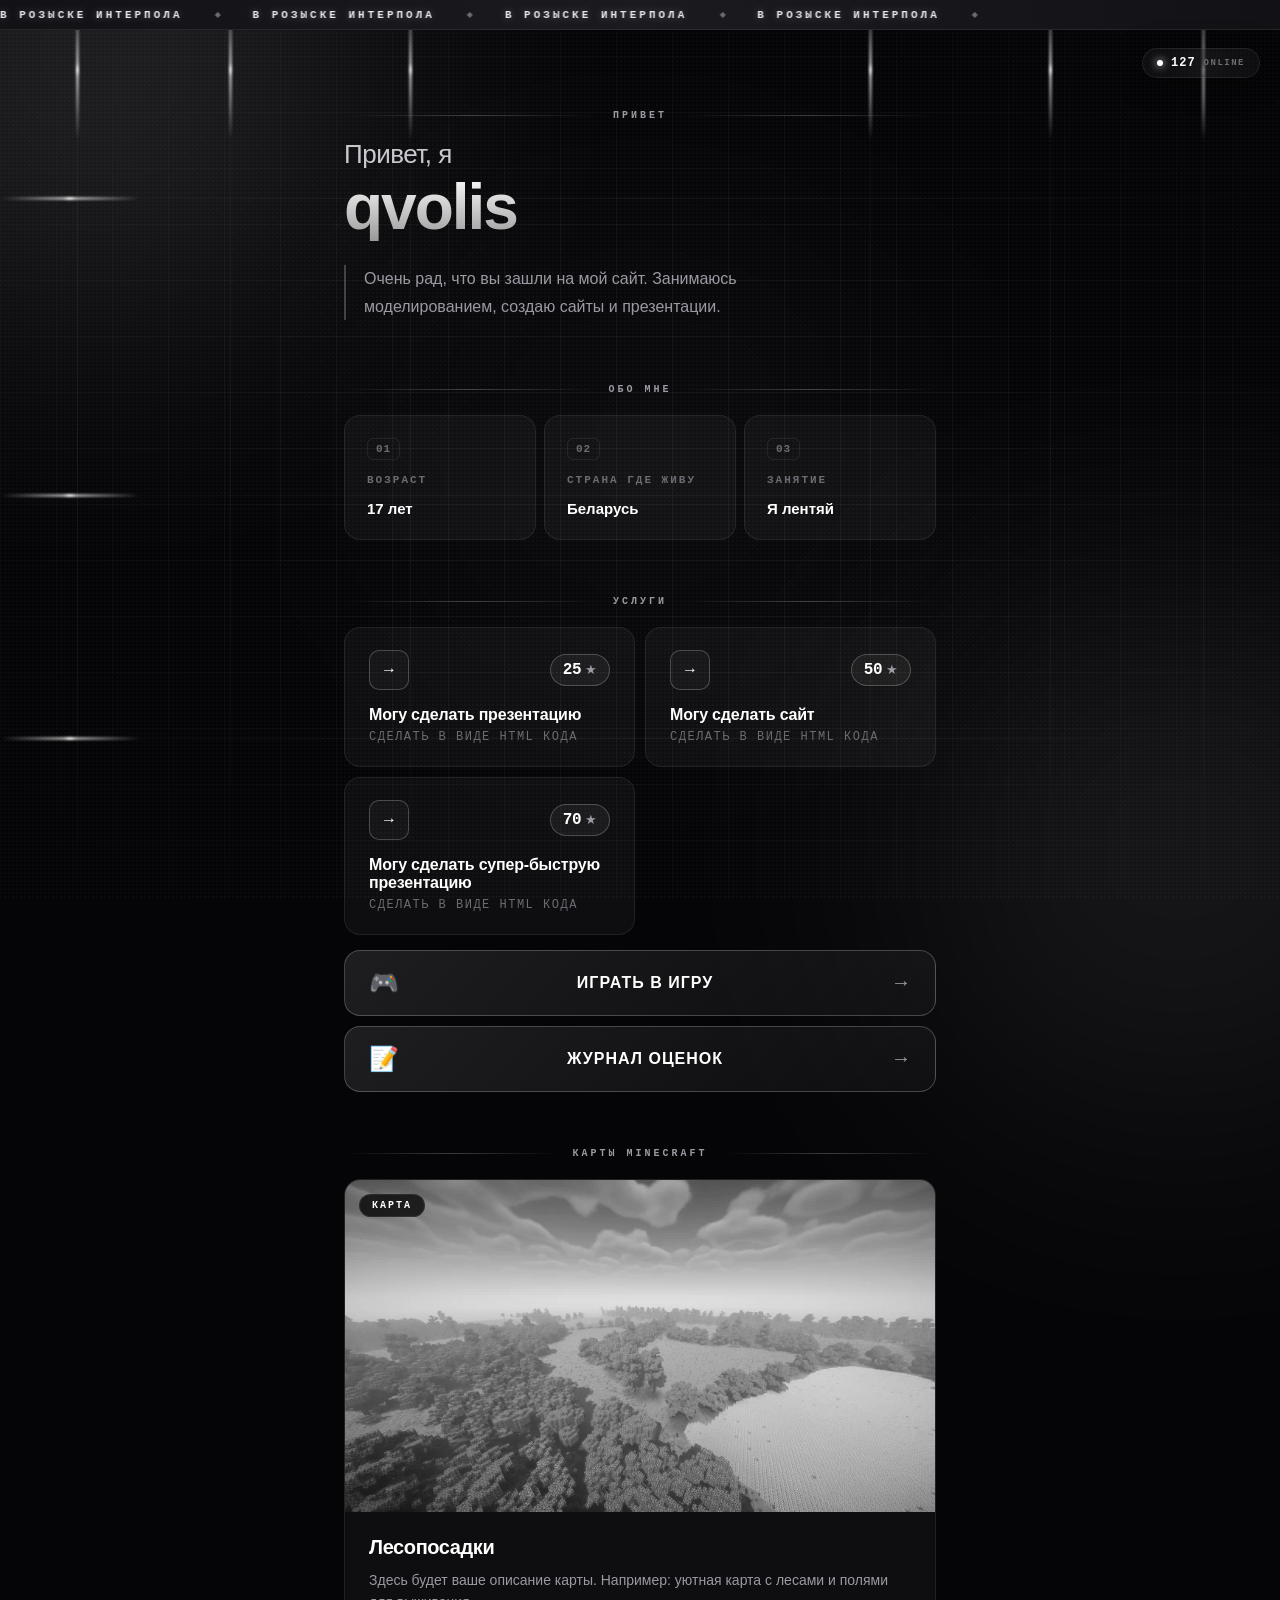
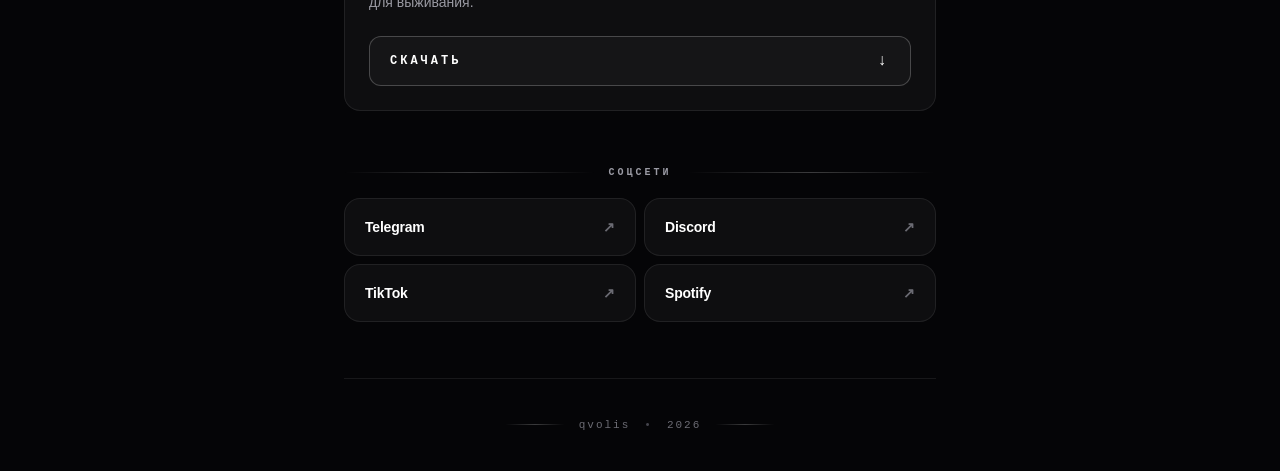
<file: index.html>
<!DOCTYPE html>
<html lang="ru">
<head>
    <meta charset="UTF-8">
    <meta name="viewport" content="width=device-width, initial-scale=1.0">
    <title>qvolis</title>
    <link rel="stylesheet" href="style.css">
    <script src="https://telegram.org/js/telegram-web-app.js"></script>
</head>
<body>
    <!-- ФОНОВЫЕ СЛОИ -->
    <div class="grid-bg"></div>
    <div class="noise"></div>
    <div class="glow glow-1"></div>
    <div class="glow glow-2"></div>
    <div class="glow glow-3"></div>

    <!-- ВЕНЫ С ИМПУЛЬСАМИ -->
    <div class="veins">
        <div class="vein vein-v" style="left: 6%;  --delay: 0s;"></div>
        <div class="vein vein-v" style="left: 18%; --delay: 2.4s;"></div>
        <div class="vein vein-v" style="left: 32%; --delay: 1.2s;"></div>
        <div class="vein vein-v" style="left: 68%; --delay: 3.6s;"></div>
        <div class="vein vein-v" style="left: 82%; --delay: 0.8s;"></div>
        <div class="vein vein-v" style="left: 94%; --delay: 2.0s;"></div>
        <div class="vein vein-h" style="top: 22%; --delay: 1.5s;"></div>
        <div class="vein vein-h" style="top: 55%; --delay: 4.5s;"></div>
        <div class="vein vein-h" style="top: 82%; --delay: 3.0s;"></div>
    </div>

    <!-- БЕГУЩАЯ НАДПИСЬ -->
    <div class="wanted-stripe">
        <div class="wanted-track">
            <span class="wanted">В РОЗЫСКЕ ИНТЕРПОЛА</span>
            <span class="wanted-sep">◆</span>
            <span class="wanted">В РОЗЫСКЕ ИНТЕРПОЛА</span>
            <span class="wanted-sep">◆</span>
            <span class="wanted">В РОЗЫСКЕ ИНТЕРПОЛА</span>
            <span class="wanted-sep">◆</span>
            <span class="wanted">В РОЗЫСКЕ ИНТЕРПОЛА</span>
            <span class="wanted-sep">◆</span>
        </div>
    </div>

    <!-- СЧЁТЧИК -->
    <div class="visit-counter">
        <span class="dot"></span>
        <span>127</span>
        <span class="counter-label">ONLINE</span>
    </div>

    <div class="container">
        <!-- ГЛАВНЫЙ ЭКРАН -->
        <section class="hero">
            <div class="section-label">
                <span class="label-line"></span>
                <span>ПРИВЕТ</span>
                <span class="label-line"></span>
            </div>
            <h1 class="hero-title">
                <span class="hero-line">Привет, я</span>
                <span class="hero-line hero-name">qvolis</span>
            </h1>
            <p class="hero-sub">
                Очень рад, что вы зашли на мой сайт. Занимаюсь моделированием,
                создаю сайты и презентации.
            </p>
        </section>

        <!-- ОБО МНЕ -->
        <section class="section">
            <div class="section-label">
                <span class="label-line"></span>
                <span>ОБО МНЕ</span>
                <span class="label-line"></span>
            </div>
            <div class="info-grid">
                <div class="info-card">
                    <span class="info-icon">01</span>
                    <span class="info-label">ВОЗРАСТ</span>
                    <span class="info-value">17 лет</span>
                </div>
                <div class="info-card">
                    <span class="info-icon">02</span>
                    <span class="info-label">СТРАНА ГДЕ ЖИВУ</span>
                    <span class="info-value">Беларусь</span>
                </div>
                <div class="info-card">
                    <span class="info-icon">03</span>
                    <span class="info-label">ЗАНЯТИЕ</span>
                    <span class="info-value">Я лентяй</span>
                </div>
            </div>
        </section>

        <!-- УСЛУГИ -->
        <section class="section">
            <div class="section-label">
                <span class="label-line"></span>
                <span>УСЛУГИ</span>
                <span class="label-line"></span>
            </div>

            <div class="services-grid">
                <a href="https://t.me/qvolis_shop_bot" class="service-card" target="_blank">
                    <div class="service-header">
                        <div class="service-icon">→</div>
                        <div class="service-price">
                            <span class="price-value">25</span>
                            <span class="price-star">★</span>
                        </div>
                    </div>
                    <div class="service-title">Могу сделать презентацию</div>
                    <div class="service-subtitle">Сделать в виде HTML кода</div>
                    <div class="service-arrow">↗</div>
                </a>

                <a href="https://t.me/qvolis_shop_bot" class="service-card" target="_blank">
                    <div class="service-header">
                        <div class="service-icon">→</div>
                        <div class="service-price">
                            <span class="price-value">50</span>
                            <span class="price-star">★</span>
                        </div>
                    </div>
                    <div class="service-title">Могу сделать сайт</div>
                    <div class="service-subtitle">Сделать в виде HTML кода</div>
                    <div class="service-arrow">↗</div>
                </a>

                <a href="https://t.me/qvolis_shop_bot" class="service-card" target="_blank">
                    <div class="service-header">
                        <div class="service-icon">→</div>
                        <div class="service-price">
                            <span class="price-value">70</span>
                            <span class="price-star">★</span>
                        </div>
                    </div>
                    <div class="service-title">Могу сделать супер-быструю презентацию</div>
                    <div class="service-subtitle">Сделать в виде HTML кода</div>
                    <div class="service-arrow">↗</div>
                </a>
            </div>

            <!-- КНОПКА ИГРАТЬ В ИГРУ -->
            <a href="https://qvolis.github.io/bio/game.html" class="play-game-btn" target="_blank">
                <span class="play-icon">🎮</span>
                <span class="play-text">Играть в игру</span>
                <span class="play-arrow">→</span>
            </a>

            <!-- КНОПКА ЖУРНАЛ ОЦЕНОК -->
            <a href="https://qvolis.github.io/bio/grades.html" class="play-game-btn" style="margin-top: 10px;" target="_blank">
                <span class="play-icon">📝</span>
                <span class="play-text">Журнал оценок</span>
                <span class="play-arrow">→</span>
            </a>
        </section>

        <!-- КАРТЫ MINECRAFT -->
        <section class="section">
            <div class="section-label">
                <span class="label-line"></span>
                <span>КАРТЫ MINECRAFT</span>
                <span class="label-line"></span>
            </div>
            <div class="map-card">
                <div class="map-image-wrap">
                    <img src="map1.webp" alt="Скриншот карты Лесопосадки" class="map-image">
                    <div class="image-scan"></div>
                    <div class="map-tag">КАРТА</div>
                </div>
                <div class="map-body">
                    <h3>Лесопосадки</h3>
                    <p>Здесь будет ваше описание карты. Например: уютная карта с лесами и полями для выживания.</p>
                    <a href="#" class="download-btn" target="_blank">
                        <span>СКАЧАТЬ</span>
                        <span class="download-arrow">↓</span>
                    </a>
                </div>
            </div>
        </section>

        <!-- СОЦСЕТИ -->
        <section class="section">
            <div class="section-label">
                <span class="label-line"></span>
                <span>СОЦСЕТИ</span>
                <span class="label-line"></span>
            </div>
            <div class="social-grid">
                <a href="https://t.me/log0voas" class="social-card" target="_blank">
                    <span class="social-name">Telegram</span>
                    <span class="social-arrow">↗</span>
                </a>
                <a href="https://discord.gg/s5s2uu9j" class="social-card" target="_blank">
                    <span class="social-name">Discord</span>
                    <span class="social-arrow">↗</span>
                </a>
                <!-- НОВАЯ ССЫЛКА НА TIKTOK ТУТ -->
                <a href="https://www.tiktok.com/@qvo1is?_r=1&_t=ZP-9AudJjHbCtL" class="social-card" target="_blank">
                    <span class="social-name">TikTok</span>
                    <span class="social-arrow">↗</span>
                </a>
                <a href="https://open.spotify.com/user/31n6vi5csy6qyvwcrvzvtqoil5ge?si=YVboFvieSAmZfcFbPXDnzA&utm_source=copy-link" class="social-card" target="_blank">
                    <span class="social-name">Spotify</span>
                    <span class="social-arrow">↗</span>
                </a>
            </div>
        </section>

        <!-- ФУТЕР -->
        <footer class="footer">
            <span class="footer-line"></span>
            <span class="footer-text">qvolis</span>
            <span class="footer-dot">•</span>
            <span class="footer-text">2026</span>
            <span class="footer-line"></span>
        </footer>
    </div>
    <script src="app.js"></script>
</body>
</html>
</file>
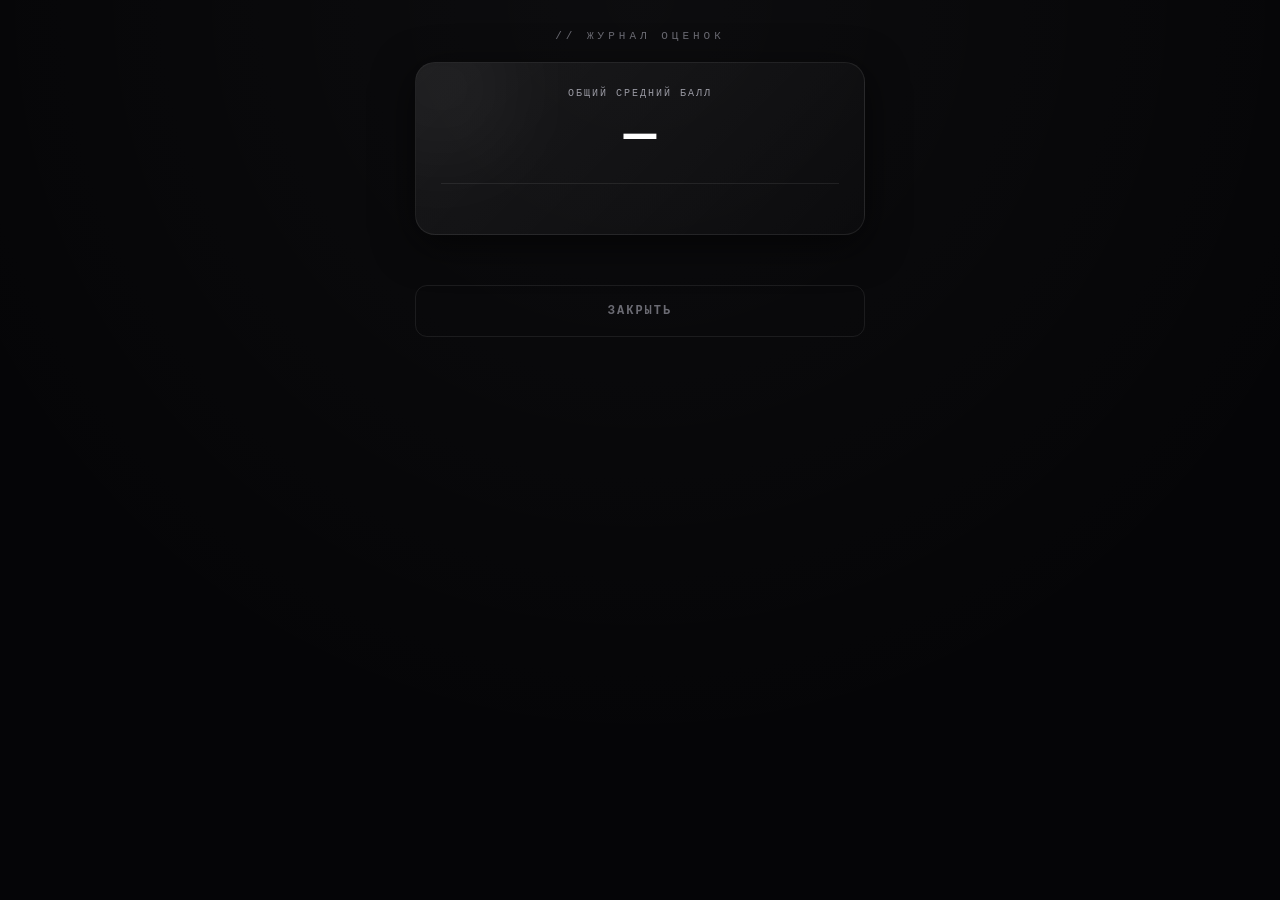
<file: grades.html>
<!DOCTYPE html>
<html lang="ru">
<head>
    <meta charset="UTF-8">
    <meta name="viewport" content="width=device-width, initial-scale=1.0, maximum-scale=1.0, user-scalable=no">
    <title>Журнал Оценок</title>
    <script src="https://telegram.org/js/telegram-web-app.js"></script>
    <style>
        :root {
            --bg: #050507;
            --glass: rgba(255, 255, 255, 0.03);
            --glass-hover: rgba(255, 255, 255, 0.06);
            --border: rgba(255, 255, 255, 0.08);
            --border-hover: rgba(255, 255, 255, 0.25);
            --white: #ffffff;
            --gray-300: #9a9aa3;
            --gray-400: #6b6b73;
            --mono: 'JetBrains Mono', 'Courier New', monospace;
        }

        * { box-sizing: border-box; margin: 0; padding: 0; }

        body {
            font-family: -apple-system, BlinkMacSystemFont, "Segoe UI", Roboto, sans-serif;
            background-color: var(--bg);
            color: var(--white);
            min-height: 100vh;
            padding: 20px;
            display: flex;
            flex-direction: column;
            align-items: center;
            /* Красивый фон */
            background-image: radial-gradient(circle at 50% 0%, rgba(255,255,255,0.03) 0%, transparent 70%);
        }

        .app-container {
            width: 100%;
            max-width: 450px;
            display: flex;
            flex-direction: column;
            gap: 20px;
        }

        .header {
            text-align: center;
            font-family: var(--mono);
            font-size: 11px;
            letter-spacing: 4px;
            color: var(--gray-400);
            text-transform: uppercase;
            margin-top: 10px;
        }

        /* ==================== ПАНЕЛЬ ИТОГОВ (СВЕРХУ) ==================== */
        .dashboard {
            background: linear-gradient(135deg, rgba(255, 255, 255, 0.06), rgba(255, 255, 255, 0.01));
            border: 1px solid var(--border);
            border-radius: 20px;
            padding: 25px;
            position: relative;
            overflow: hidden;
            box-shadow: 0 10px 40px rgba(0, 0, 0, 0.6);
        }

        /* Свечение на фоне панели */
        .dashboard::before {
            content: '';
            position: absolute;
            top: -50px; left: -50px;
            width: 150px; height: 150px;
            background: rgba(255, 255, 255, 0.05);
            filter: blur(50px);
            border-radius: 50%;
            pointer-events: none;
        }

        .overall-score-container {
            text-align: center;
            margin-bottom: 25px;
            padding-bottom: 20px;
            border-bottom: 1px solid var(--border);
        }

        .overall-label {
            font-family: var(--mono);
            font-size: 10px;
            letter-spacing: 2px;
            color: var(--gray-300);
            text-transform: uppercase;
            margin-bottom: 10px;
        }

        .overall-score {
            font-family: var(--mono);
            font-size: 54px;
            font-weight: 800;
            line-height: 1;
            transition: color 0.4s, text-shadow 0.4s;
        }

        .summary-list {
            display: flex;
            flex-direction: column;
            gap: 10px;
        }

        .summary-row {
            display: flex;
            justify-content: space-between;
            align-items: center;
            font-size: 13px;
            padding: 4px 0;
        }

        .summary-subject {
            color: var(--gray-300);
            flex: 1;
            padding-right: 15px;
            line-height: 1.3;
        }

        .summary-grade {
            font-family: var(--mono);
            font-size: 15px;
            font-weight: 700;
            transition: color 0.3s;
        }

        /* ==================== КАРТОЧКИ ПРЕДМЕТОВ ==================== */
        .subjects-container {
            display: flex;
            flex-direction: column;
            gap: 12px;
        }

        .subject-card {
            background: var(--glass);
            border: 1px solid var(--border);
            border-radius: 16px;
            padding: 20px;
            transition: all 0.3s cubic-bezier(0.16, 1, 0.3, 1);
        }

        .subject-card:hover {
            border-color: var(--border-hover);
            background: var(--glass-hover);
            transform: translateY(-2px);
            box-shadow: 0 10px 30px rgba(0,0,0,0.5);
        }

        .subject-header {
            display: flex;
            justify-content: space-between;
            align-items: flex-start;
            margin-bottom: 15px;
            gap: 15px;
        }

        .subject-name {
            font-size: 15px;
            font-weight: 700;
            line-height: 1.3;
            color: var(--white);
        }

        .subject-avg {
            font-family: var(--mono);
            font-size: 16px;
            font-weight: 800;
            flex-shrink: 0;
            background: rgba(255,255,255,0.05);
            padding: 4px 10px;
            border-radius: 8px;
            border: 1px solid var(--border);
            transition: color 0.3s;
        }

        /* Список оценок */
        .grades-list {
            display: flex;
            flex-wrap: wrap;
            gap: 8px;
            margin-bottom: 15px;
            min-height: 28px;
        }

        .grade-badge {
            background: rgba(255,255,255,0.08);
            border: 1px solid rgba(255,255,255,0.1);
            padding: 4px 12px;
            border-radius: 6px;
            font-family: var(--mono);
            font-size: 14px;
            font-weight: 600;
            cursor: pointer;
            transition: all 0.2s;
            display: flex;
            align-items: center;
            gap: 5px;
        }

        .grade-badge::after {
            content: '×';
            font-size: 12px;
            color: var(--gray-400);
            opacity: 0;
            transition: opacity 0.2s;
        }

        .grade-badge:hover {
            background: rgba(255, 50, 50, 0.2);
            border-color: rgba(255, 50, 50, 0.5);
            color: #ff6b6b;
        }

        .grade-badge:hover::after {
            opacity: 1;
            color: #ff6b6b;
        }

        /* Добавление оценки */
        .add-grade-row {
            display: flex;
            gap: 10px;
            position: relative;
        }

        .grade-input {
            flex: 1;
            background: rgba(0,0,0,0.4);
            border: 1px solid var(--border);
            border-radius: 10px;
            padding: 12px 16px;
            color: var(--white);
            font-family: var(--mono);
            font-size: 16px;
            outline: none;
            transition: all 0.3s;
        }

        .grade-input:focus {
            border-color: var(--white);
            background: rgba(0,0,0,0.6);
            box-shadow: 0 0 15px rgba(255,255,255,0.1);
        }

        .grade-input::placeholder {
            color: var(--gray-400);
        }

        /* Убираем стрелочки у input type=number */
        .grade-input::-webkit-outer-spin-button,
        .grade-input::-webkit-inner-spin-button {
            -webkit-appearance: none;
            margin: 0;
        }

        .add-btn {
            background: var(--white);
            color: var(--bg);
            border: none;
            border-radius: 10px;
            padding: 0 20px;
            font-weight: 800;
            font-size: 22px;
            cursor: pointer;
            transition: transform 0.1s, background 0.3s;
            display: flex;
            align-items: center;
            justify-content: center;
        }

        .add-btn:active {
            transform: scale(0.9);
        }

        .add-btn:hover {
            background: #e0e0e0;
        }

        /* Кнопка закрытия */
        .close-btn {
            background: transparent;
            color: var(--gray-400);
            border: 1px solid var(--border);
            padding: 18px;
            border-radius: 12px;
            font-family: var(--mono);
            font-size: 12px;
            font-weight: 700;
            letter-spacing: 2px;
            text-transform: uppercase;
            cursor: pointer;
            margin-top: 10px;
            margin-bottom: 40px;
            transition: all 0.3s;
        }

        .close-btn:hover {
            border-color: var(--white);
            color: var(--white);
            background: rgba(255,255,255,0.05);
        }
    </style>
</head>
<body>

    <div class="app-container">
        <div class="header">// ЖУРНАЛ ОЦЕНОК</div>

        <!-- ПАНЕЛЬ ИТОГОВ (СВЕРХУ) -->
        <div class="dashboard">
            <div class="overall-score-container">
                <div class="overall-label">ОБЩИЙ СРЕДНИЙ БАЛЛ</div>
                <div class="overall-score" id="overall-score">—</div>
            </div>
            <div class="summary-list" id="summary-list">
                <!-- Строки с предметами и их средним баллом -->
            </div>
        </div>

        <!-- СПИСОК ПРЕДМЕТОВ -->
        <div class="subjects-container" id="subjects-container">
            <!-- Карточки предметов будут здесь -->
        </div>

        <button class="close-btn" onclick="Telegram.WebApp.close()">ЗАКРЫТЬ</button>
    </div>

    <script>
        const tg = window.Telegram.WebApp;
        tg.expand();
        tg.ready();

        // --- СПИСОК ПРЕДМЕТОВ ---
        const defaultSubjects = [
            "Медицинская генетика",
            "Латинский язык",
            "Защита населения и территории от ЧС",
            "Гигиена и Экология человека",
            "СД и МТ",
            "Анатомия",
            "Физкультура",
            "Фармакология",
            "Основы права",
            "История медицины",
            "Гигиена"
        ];
        
        // Загружаем данные
        let gradesData = JSON.parse(localStorage.getItem('qvolis_grades')) || {};
        
        // Добавляем новые предметы, сохраняя старые оценки
        defaultSubjects.forEach(sub => {
            if (!gradesData[sub]) gradesData[sub] = [];
        });

        const container = document.getElementById('subjects-container');
        const summaryList = document.getElementById('summary-list');
        const overallScoreElement = document.getElementById('overall-score');

        // Функция цвета (от красного к зеленому)
        function getColorForGrade(avg) {
            if (avg === 0) return 'var(--gray-400)';
            const hue = (avg / 10) * 120; 
            return `hsl(${hue}, 80%, 60%)`;
        }

        // Отрисовка интерфейса
        function render() {
            container.innerHTML = '';
            summaryList.innerHTML = '';

            let totalSum = 0;
            let totalCount = 0;

            // Проходимся по всем предметам
            for (const subject in gradesData) {
                const grades = gradesData[subject];
                
                // Считаем среднее для предмета
                let avg = 0;
                if (grades.length > 0) {
                    const sum = grades.reduce((a, b) => a + b, 0);
                    avg = sum / grades.length;
                    totalSum += sum;
                    totalCount += grades.length;
                }

                // 1. КАРТОЧКА ПРЕДМЕТА
                const card = document.createElement('div');
                card.className = 'subject-card';
                
                // Бейджи с оценками (при клике удаляются)
                let gradesHtml = grades.map((g, index) => 
                    `<div class="grade-badge" onclick="removeGrade('${subject}', ${index})" title="Удалить оценку">${g}</div>`
                ).join('');

                card.innerHTML = `
                    <div class="subject-header">
                        <div class="subject-name">${subject}</div>
                        <div class="subject-avg" style="color: ${getColorForGrade(avg)}">
                            ${avg > 0 ? avg.toFixed(2) : '—'}
                        </div>
                    </div>
                    <div class="grades-list">${gradesHtml || '<span style="color:var(--gray-400); font-size:12px;">Нет оценок</span>'}</div>
                    <div class="add-grade-row">
                        <input type="number" class="grade-input" id="input-${subject}" placeholder="Оценка (1-10)" min="1" max="10" step="0.1">
                        <button class="add-btn" onclick="addGrade('${subject}')">+</button>
                    </div>
                `;
                container.appendChild(card);

                // 2. СТРОКА В ПАНЕЛИ СВЕРХУ
                const summaryRow = document.createElement('div');
                summaryRow.className = 'summary-row';
                summaryRow.innerHTML = `
                    <span class="summary-subject">${subject}</span>
                    <span class="summary-grade" style="color: ${getColorForGrade(avg)}">
                        ${avg > 0 ? avg.toFixed(2) : '—'}
                    </span>
                `;
                summaryList.appendChild(summaryRow);

                // Enter для ввода
                setTimeout(() => {
                    const input = document.getElementById(`input-${subject}`);
                    if(input) {
                        input.addEventListener('keypress', function (e) {
                            if (e.key === 'Enter') addGrade(subject);
                        });
                    }
                }, 0);
            }

            // 3. ОБЩИЙ СРЕДНИЙ БАЛЛ
            if (totalCount > 0) {
                const overallAvg = totalSum / totalCount;
                overallScoreElement.textContent = overallAvg.toFixed(2);
                overallScoreElement.style.color = getColorForGrade(overallAvg);
                overallScoreElement.style.textShadow = `0 0 30px ${getColorForGrade(overallAvg)}`;
            } else {
                overallScoreElement.textContent = '—';
                overallScoreElement.style.color = 'var(--gray-400)';
                overallScoreElement.style.textShadow = 'none';
            }

            // Сохраняем
            localStorage.setItem('qvolis_grades', JSON.stringify(gradesData));
        }

        // Добавление оценки
        function addGrade(subject) {
            const input = document.getElementById(`input-${subject}`);
            const value = parseFloat(input.value);

            if (value >= 1 && value <= 10) {
                gradesData[subject].push(value);
                input.value = '';
                render();
            } else {
                input.value = '';
                input.placeholder = 'От 1 до 10!';
                input.style.borderColor = '#ff4444';
                setTimeout(() => {
                    input.placeholder = 'Оценка (1-10)';
                    input.style.borderColor = 'var(--border)';
                }, 1500);
            }
        }

        // Удаление оценки
        function removeGrade(subject, index) {
            gradesData[subject].splice(index, 1);
            render();
        }

        // Запуск
        render();
    </script>
</body>
</html>
</file>
<file: style.css>
* {
    box-sizing: border-box;
    margin: 0;
    padding: 0;
}

:root {
    --white: #ffffff;
    --gray-100: #e8e8ec;
    --gray-200: #c8c8cf;
    --gray-300: #9a9aa3;
    --gray-400: #6b6b73;
    --gray-500: #44444c;
    --gray-600: #2a2a30;
    --gray-700: #1a1a1f;
    --gray-800: #121216;
    --gray-900: #0a0a0d;
    --black: #050507;

    --glass: rgba(255, 255, 255, 0.04);
    --glass-hover: rgba(255, 255, 255, 0.07);
    --border: rgba(255, 255, 255, 0.08);
    --border-hover: rgba(255, 255, 255, 0.22);
    --glow: rgba(255, 255, 255, 0.5);
    --glow-soft: rgba(255, 255, 255, 0.12);

    --radius: 16px;
    --radius-sm: 12px;
    --radius-pill: 100px;

    --font: -apple-system, BlinkMacSystemFont, "Segoe UI", "Inter", Roboto, Helvetica, Arial, sans-serif;
    --mono: 'JetBrains Mono', 'SF Mono', 'Courier New', monospace;
}

html { scroll-behavior: smooth; }

body {
    font-family: var(--font);
    background-color: var(--black);
    color: var(--white);
    min-height: 100vh;
    position: relative;
    overflow-x: hidden;
    -webkit-font-smoothing: antialiased;
    -moz-osx-font-smoothing: grayscale;
}

/* ==================== ФОН ==================== */

.grid-bg {
    position: fixed;
    inset: 0;
    background-image:
        linear-gradient(rgba(255, 255, 255, 0.035) 1px, transparent 1px),
        linear-gradient(90deg, rgba(255, 255, 255, 0.035) 1px, transparent 1px);
    background-size: 56px 56px;
    pointer-events: none;
    z-index: 0;
    mask-image: radial-gradient(ellipse at center, black 40%, transparent 95%);
    -webkit-mask-image: radial-gradient(ellipse at center, black 40%, transparent 95%);
    animation: gridMove 30s linear infinite;
}

@keyframes gridMove {
    from { background-position: 0 0; }
    to { background-position: 56px 56px; }
}

.noise {
    position: fixed;
    inset: 0;
    pointer-events: none;
    z-index: 1;
    opacity: 0.5;
    background-image: radial-gradient(circle at 1px 1px, rgba(255, 255, 255, 0.05) 1px, transparent 0);
    background-size: 4px 4px;
}

.glow {
    position: fixed;
    width: 500px;
    height: 500px;
    border-radius: 50%;
    filter: blur(140px);
    pointer-events: none;
    z-index: 0;
}

.glow-1 {
    top: -200px; left: -150px;
    background: rgba(255, 255, 255, 0.15);
    animation: float1 12s ease-in-out infinite;
}

.glow-2 {
    bottom: -200px; right: -150px;
    background: rgba(255, 255, 255, 0.1);
    animation: float2 14s ease-in-out infinite;
}

.glow-3 {
    top: 50%; left: 50%;
    transform: translate(-50%, -50%);
    background: rgba(255, 255, 255, 0.04);
    animation: pulseSoft 8s ease-in-out infinite;
}

@keyframes float1 {
    0%, 100% { transform: translate(0, 0) scale(1); opacity: 0.5; }
    50% { transform: translate(60px, 40px) scale(1.15); opacity: 0.8; }
}
@keyframes float2 {
    0%, 100% { transform: translate(0, 0) scale(1); opacity: 0.4; }
    50% { transform: translate(-60px, -40px) scale(1.15); opacity: 0.7; }
}
@keyframes pulseSoft {
    0%, 100% { opacity: 0.3; transform: translate(-50%, -50%) scale(1); }
    50% { opacity: 0.6; transform: translate(-50%, -50%) scale(1.2); }
}

/* ==================== ВЕНЫ ==================== */

.veins {
    position: fixed;
    inset: 0;
    pointer-events: none;
    z-index: 1;
    overflow: hidden;
}

.vein { position: absolute; pointer-events: none; }

.vein-v {
    width: 1px;
    height: 100vh;
    top: 0;
    background: linear-gradient(180deg, transparent 0%, rgba(255,255,255,0.04) 20%, rgba(255,255,255,0.06) 50%, rgba(255,255,255,0.04) 80%, transparent 100%);
}

.vein-v::after {
    content: '';
    position: absolute;
    left: -1px;
    width: 3px;
    height: 140px;
    background: linear-gradient(180deg, transparent 0%, rgba(255,255,255,0.6) 45%, rgba(255,255,255,1) 50%, rgba(255,255,255,0.6) 55%, transparent 100%);
    filter: blur(1.2px);
    animation: pulseDown 9s linear infinite;
    animation-delay: var(--delay, 0s);
}

@keyframes pulseDown {
    0% { top: -140px; opacity: 0; }
    10% { opacity: 1; }
    90% { opacity: 1; }
    100% { top: 100vh; opacity: 0; }
}

.vein-h {
    height: 1px;
    width: 100vw;
    left: 0;
    background: linear-gradient(90deg, transparent 0%, rgba(255,255,255,0.04) 20%, rgba(255,255,255,0.06) 50%, rgba(255,255,255,0.04) 80%, transparent 100%);
}

.vein-h::after {
    content: '';
    position: absolute;
    top: -1px;
    height: 3px;
    width: 140px;
    background: linear-gradient(90deg, transparent 0%, rgba(255,255,255,0.6) 45%, rgba(255,255,255,1) 50%, rgba(255,255,255,0.6) 55%, transparent 100%);
    filter: blur(1.2px);
    animation: pulseRight 11s linear infinite;
    animation-delay: var(--delay, 0s);
}

@keyframes pulseRight {
    0% { left: -140px; opacity: 0; }
    10% { opacity: 1; }
    90% { opacity: 1; }
    100% { left: 100vw; opacity: 0; }
}

/* ==================== БЕГУЩАЯ НАДПИСЬ ==================== */

.wanted-stripe {
    position: fixed;
    top: 0; left: 0; right: 0;
    background: linear-gradient(90deg, var(--gray-800), var(--gray-700), var(--gray-800));
    color: var(--white);
    overflow: hidden;
    height: 30px;
    z-index: 99;
    border-bottom: 1px solid var(--border);
    white-space: nowrap;
}

.wanted-track {
    position: absolute;
    top: 0; left: 0;
    height: 100%;
    display: flex;
    align-items: center;
    gap: 32px;
    white-space: nowrap;
    animation: wantedScroll 22s linear infinite;
    will-change: transform;
}

.wanted {
    flex-shrink: 0;
    font-family: var(--mono);
    font-size: 11px;
    font-weight: 600;
    letter-spacing: 3px;
    color: var(--gray-100);
    white-space: nowrap;
    text-shadow: 0 0 8px rgba(255,255,255,0.3);
}

.wanted-sep {
    flex-shrink: 0;
    font-size: 8px;
    color: var(--gray-400);
}

@keyframes wantedScroll {
    from { transform: translateX(-100%); }
    to { transform: translateX(100vw); }
}

/* ==================== СЧЁТЧИК ==================== */

.visit-counter {
    position: fixed;
    top: 48px; right: 20px;
    background: var(--glass);
    backdrop-filter: blur(20px);
    -webkit-backdrop-filter: blur(20px);
    color: var(--white);
    padding: 7px 14px;
    border-radius: var(--radius-pill);
    font-family: var(--mono);
    font-size: 12px;
    font-weight: 600;
    letter-spacing: 1px;
    border: 1px solid var(--border);
    z-index: 100;
    display: flex;
    align-items: center;
    gap: 8px;
    box-shadow: 0 4px 30px rgba(0, 0, 0, 0.4);
}

.counter-label {
    color: var(--gray-400);
    font-size: 9px;
    letter-spacing: 1.5px;
}

.dot {
    width: 6px; height: 6px;
    background-color: var(--white);
    border-radius: 50%;
    box-shadow: 0 0 8px var(--white);
    animation: blink 2s ease-in-out infinite;
}

@keyframes blink {
    0%, 100% { opacity: 1; transform: scale(1); }
    50% { opacity: 0.4; transform: scale(0.7); }
}

/* ==================== КОНТЕЙНЕР ==================== */

.container {
    max-width: 640px;
    margin: 0 auto;
    padding: 90px 24px 40px;
    position: relative;
    z-index: 2;
}

/* ==================== ПОДПИСИ РАЗДЕЛОВ ==================== */

.section-label {
    display: flex;
    align-items: center;
    gap: 14px;
    font-family: var(--mono);
    font-size: 10px;
    font-weight: 600;
    letter-spacing: 3px;
    color: var(--gray-300);
    text-transform: uppercase;
    margin-bottom: 20px;
}

.label-line {
    flex: 1;
    height: 1px;
    background: linear-gradient(90deg, transparent, var(--border-hover), transparent);
    position: relative;
    overflow: hidden;
}

.label-line::after {
    content: '';
    position: absolute;
    top: 0;
    height: 100%;
    width: 40%;
    background: var(--white);
    opacity: 0;
}

.label-line:first-child::after { animation: lineSlideR 4.5s ease-in-out infinite; }
.label-line:last-child::after { animation: lineSlideL 5.5s ease-in-out infinite; animation-delay: 1.4s; }

@keyframes lineSlideR {
    0% { left: -40%; opacity: 0; }
    15% { opacity: 1; }
    85% { opacity: 1; }
    100% { left: 100%; opacity: 0; }
}
@keyframes lineSlideL {
    0% { right: -40%; left: auto; opacity: 0; }
    15% { opacity: 1; }
    85% { opacity: 1; }
    100% { right: 100%; left: auto; opacity: 0; }
}

/* ==================== HERO ==================== */

.hero {
    margin-bottom: 64px;
    padding-top: 20px;
}

.hero-title {
    font-size: 44px;
    font-weight: 800;
    line-height: 1.05;
    letter-spacing: -1.5px;
    margin-bottom: 20px;
}

.hero-line {
    display: block;
    color: var(--gray-200);
    font-weight: 400;
    font-size: 24px;
    letter-spacing: -0.5px;
    margin-bottom: 6px;
}

.hero-name {
    font-size: 52px;
    font-weight: 800;
    color: var(--white);
    letter-spacing: -2px;
    background: linear-gradient(180deg, #ffffff 0%, #999999 100%);
    -webkit-background-clip: text;
    background-clip: text;
    -webkit-text-fill-color: transparent;
    position: relative;
}

.hero-sub {
    font-size: 16px;
    line-height: 1.7;
    color: var(--gray-300);
    max-width: 520px;
    margin-top: 24px;
    padding-left: 18px;
    border-left: 2px solid var(--border-hover);
}

/* ==================== СЕКЦИИ ==================== */

.section { margin-bottom: 56px; }

/* ==================== КАРТОЧКИ ИНФО ==================== */

.info-grid {
    display: grid;
    grid-template-columns: 1fr;
    gap: 8px;
}

.info-card {
    background: var(--glass);
    backdrop-filter: blur(20px);
    -webkit-backdrop-filter: blur(20px);
    border: 1px solid var(--border);
    border-radius: var(--radius);
    padding: 18px 22px;
    display: flex;
    align-items: center;
    gap: 16px;
    transition: all 0.4s cubic-bezier(0.16, 1, 0.3, 1);
    position: relative;
    overflow: hidden;
}

.info-card::before {
    content: '';
    position: absolute;
    top: 0; left: -100%;
    width: 100%; height: 100%;
    background: linear-gradient(90deg, transparent, rgba(255,255,255,0.06), transparent);
    transition: left 0.8s;
}

.info-card:hover::before { left: 100%; }

.info-card:hover {
    border-color: var(--border-hover);
    background: var(--glass-hover);
    transform: translateY(-2px);
    box-shadow: 0 8px 40px rgba(0, 0, 0, 0.5), 0 0 0 1px rgba(255, 255, 255, 0.05);
}

.info-icon {
    font-family: var(--mono);
    font-size: 11px;
    color: var(--gray-400);
    font-weight: 600;
    letter-spacing: 1px;
    padding: 4px 8px;
    border: 1px solid var(--border);
    border-radius: 6px;
    flex-shrink: 0;
}

.info-label {
    font-family: var(--mono);
    font-size: 11px;
    color: var(--gray-400);
    font-weight: 600;
    letter-spacing: 2px;
    flex: 1;
}

.info-value {
    font-size: 15px;
    color: var(--white);
    font-weight: 600;
    text-align: right;
}

/* ==================== УСЛУГИ ==================== */

.services-grid {
    display: grid;
    grid-template-columns: 1fr;
    gap: 10px;
}

.service-card {
    display: block;
    background: var(--glass);
    backdrop-filter: blur(20px);
    -webkit-backdrop-filter: blur(20px);
    border: 1px solid var(--border);
    border-radius: var(--radius);
    padding: 22px 24px;
    text-decoration: none;
    position: relative;
    overflow: hidden;
    transition: all 0.4s cubic-bezier(0.16, 1, 0.3, 1);
}

.service-card::before {
    content: '';
    position: absolute;
    top: 0; left: -100%;
    width: 100%; height: 100%;
    background: linear-gradient(90deg, transparent, rgba(255,255,255,0.06), transparent);
    transition: left 0.8s;
}

.service-card:hover::before { left: 100%; }

.service-card:hover {
    border-color: var(--border-hover);
    background: var(--glass-hover);
    transform: translateY(-3px);
    box-shadow: 0 16px 50px rgba(0, 0, 0, 0.6), 0 0 0 1px rgba(255, 255, 255, 0.06);
}

.service-header {
    display: flex;
    align-items: center;
    justify-content: space-between;
    margin-bottom: 16px;
}

.service-icon {
    width: 40px;
    height: 40px;
    border: 1px solid var(--border-hover);
    border-radius: 10px;
    display: flex;
    align-items: center;
    justify-content: center;
    font-size: 16px;
    color: var(--white);
    background: rgba(255,255,255,0.03);
    transition: all 0.4s;
}

.service-card:hover .service-icon {
    background: var(--white);
    color: var(--black);
    transform: rotate(-45deg);
}

.service-price {
    display: flex;
    align-items: baseline;
    gap: 4px;
    padding: 6px 12px;
    background: rgba(255,255,255,0.05);
    border: 1px solid var(--border-hover);
    border-radius: var(--radius-pill);
    transition: all 0.4s;
}

.service-card:hover .service-price {
    background: rgba(255,255,255,0.1);
    border-color: var(--white);
    box-shadow: 0 0 20px rgba(255,255,255,0.15);
}

.price-value {
    font-family: var(--mono);
    font-size: 16px;
    font-weight: 700;
    color: var(--white);
    letter-spacing: -0.5px;
}

.price-star {
    font-size: 13px;
    color: var(--gray-300);
    transition: color 0.4s;
}

.service-card:hover .price-star {
    color: var(--white);
    text-shadow: 0 0 10px rgba(255,255,255,0.8);
}

.service-title {
    font-size: 16px;
    font-weight: 600;
    color: var(--white);
    margin-bottom: 6px;
    letter-spacing: -0.2px;
}

.service-subtitle {
    font-size: 12px;
    color: var(--gray-400);
    font-family: var(--mono);
    letter-spacing: 1.5px;
    text-transform: uppercase;
}

.service-arrow {
    position: absolute;
    top: 22px; right: 22px;
    font-size: 16px;
    color: var(--gray-400);
    transition: all 0.3s;
    opacity: 0;
}

.service-card:hover .service-arrow {
    color: var(--white);
    transform: translate(4px, -4px);
    opacity: 1;
}

/* ==================== КНОПКА "ИГРАТЬ В ИГРУ" ==================== */
.play-game-btn {
    display: flex;
    align-items: center;
    justify-content: space-between;
    background: linear-gradient(135deg, rgba(255, 255, 255, 0.1), rgba(255, 255, 255, 0.03));
    border: 1px solid var(--border-hover);
    border-radius: var(--radius);
    padding: 18px 24px;
    margin-top: 15px;
    text-decoration: none;
    transition: all 0.4s cubic-bezier(0.16, 1, 0.3, 1);
    position: relative;
    overflow: hidden;
}

.play-game-btn::before {
    content: '';
    position: absolute;
    top: 0; left: -100%;
    width: 100%; height: 100%;
    background: linear-gradient(90deg, transparent, rgba(255, 255, 255, 0.15), transparent);
    transition: left 0.7s;
}

.play-game-btn:hover::before { left: 100%; }

.play-game-btn:hover {
    background: var(--white);
    border-color: var(--white);
    transform: translateY(-3px);
    box-shadow: 0 15px 40px rgba(255, 255, 255, 0.15);
}

.play-icon { font-size: 24px; }

.play-text {
    font-size: 16px;
    font-weight: 700;
    color: var(--white);
    letter-spacing: 1px;
    text-transform: uppercase;
    flex: 1;
    text-align: center;
}

.play-game-btn:hover .play-text { color: var(--black); }

.play-arrow {
    font-size: 20px;
    color: var(--gray-300);
    transition: all 0.3s;
}

.play-game-btn:hover .play-arrow {
    color: var(--black);
    transform: translateX(5px);
}

/* ==================== КАРТА MINECRAFT ==================== */

.map-card {
    background: var(--glass);
    backdrop-filter: blur(20px);
    -webkit-backdrop-filter: blur(20px);
    border: 1px solid var(--border);
    border-radius: var(--radius);
    overflow: hidden;
    transition: all 0.4s cubic-bezier(0.16, 1, 0.3, 1);
}

.map-card:hover {
    border-color: var(--border-hover);
    box-shadow: 0 20px 60px rgba(0, 0, 0, 0.6), 0 0 0 1px rgba(255, 255, 255, 0.06);
    transform: translateY(-3px);
}

.map-image-wrap {
    position: relative;
    overflow: hidden;
    aspect-ratio: 16/9;
}

.map-image {
    width: 100%;
    height: 100%;
    object-fit: cover;
    display: block;
    filter: grayscale(100%) contrast(1.15) brightness(0.9);
    transition: all 0.8s cubic-bezier(0.16, 1, 0.3, 1);
}

.map-card:hover .map-image {
    transform: scale(1.06);
    filter: grayscale(100%) contrast(1.25) brightness(1.05);
}

.image-scan {
    position: absolute;
    top: 0; left: 0;
    width: 100%; height: 100%;
    pointer-events: none;
    background: linear-gradient(180deg, transparent 0%, rgba(255,255,255,0.15) 50%, transparent 100%);
    animation: imageScan 4s linear infinite;
}

@keyframes imageScan {
    from { transform: translateY(-100%); }
    to { transform: translateY(100%); }
}

.map-tag {
    position: absolute;
    top: 14px; left: 14px;
    background: rgba(5, 5, 7, 0.8);
    backdrop-filter: blur(10px);
    color: var(--white);
    padding: 5px 12px;
    border-radius: var(--radius-pill);
    font-family: var(--mono);
    font-size: 10px;
    font-weight: 600;
    letter-spacing: 2px;
    border: 1px solid var(--border);
}

.map-body { padding: 24px; }

.map-body h3 {
    font-size: 20px;
    font-weight: 700;
    color: var(--white);
    margin-bottom: 10px;
    letter-spacing: -0.4px;
}

.map-body p {
    font-size: 14px;
    line-height: 1.6;
    color: var(--gray-300);
    margin-bottom: 22px;
}

/* ==================== КНОПКА СКАЧАТЬ ==================== */

.download-btn {
    display: flex;
    align-items: center;
    justify-content: space-between;
    width: 100%;
    background: rgba(255,255,255,0.03);
    color: var(--white);
    border: 1px solid var(--border-hover);
    padding: 15px 20px;
    border-radius: var(--radius-sm);
    text-decoration: none;
    font-family: var(--mono);
    font-weight: 600;
    font-size: 12px;
    letter-spacing: 3px;
    transition: all 0.4s cubic-bezier(0.16, 1, 0.3, 1);
    position: relative;
    overflow: hidden;
}

.download-btn::before {
    content: '';
    position: absolute;
    top: 0; left: -100%;
    width: 100%; height: 100%;
    background: linear-gradient(90deg, transparent, rgba(255,255,255,0.15), transparent);
    transition: left 0.7s;
}

.download-btn:hover::before { left: 100%; }

.download-btn:hover {
    background: var(--white);
    color: var(--black);
    border-color: var(--white);
    box-shadow: 0 0 40px rgba(255,255,255,0.2);
}

.download-arrow {
    font-size: 16px;
    transition: transform 0.3s;
}

.download-btn:hover .download-arrow { transform: translateY(3px); }

/* ==================== СОЦСЕТИ ==================== */

.social-grid {
    display: grid;
    grid-template-columns: 1fr 1fr;
    gap: 8px;
}

.social-card {
    background: var(--glass);
    backdrop-filter: blur(20px);
    -webkit-backdrop-filter: blur(20px);
    border: 1px solid var(--border);
    border-radius: var(--radius);
    padding: 20px;
    text-decoration: none;
    display: flex;
    justify-content: space-between;
    align-items: center;
    transition: all 0.4s cubic-bezier(0.16, 1, 0.3, 1);
    position: relative;
    overflow: hidden;
}

.social-card::before {
    content: '';
    position: absolute;
    top: 0; left: -100%;
    width: 100%; height: 100%;
    background: linear-gradient(90deg, transparent, rgba(255,255,255,0.06), transparent);
    transition: left 0.7s;
}

.social-card:hover::before { left: 100%; }

.social-card:hover {
    border-color: var(--border-hover);
    background: var(--glass-hover);
    transform: translateY(-3px);
    box-shadow: 0 12px 40px rgba(0, 0, 0, 0.5), 0 0 0 1px rgba(255, 255, 255, 0.06);
}

.social-name {
    font-size: 14px;
    font-weight: 600;
    color: var(--white);
    letter-spacing: -0.2px;
}

.social-arrow {
    font-size: 14px;
    color: var(--gray-400);
    transition: all 0.3s;
    font-weight: 600;
}

.social-card:hover .social-arrow {
    color: var(--white);
    transform: translate(3px, -3px);
}

/* ==================== ФУТЕР ==================== */

.footer {
    display: flex;
    align-items: center;
    gap: 14px;
    padding-top: 40px;
    margin-top: 40px;
    border-top: 1px solid var(--border);
    justify-content: center;
    font-family: var(--mono);
    font-size: 11px;
    color: var(--gray-400);
    letter-spacing: 2px;
}

.footer-line {
    flex: 1;
    height: 1px;
    background: linear-gradient(90deg, transparent, var(--border-hover), transparent);
    max-width: 60px;
}

.footer-dot { color: var(--gray-500); }

/* ==================== АНИМАЦИЯ ==================== */

@keyframes fadeInUp {
    from { opacity: 0; transform: translateY(24px); }
    to { opacity: 1; transform: translateY(0); }
}

.hero, .section, .footer {
    opacity: 0;
    animation: fadeInUp 0.9s cubic-bezier(0.16, 1, 0.3, 1) forwards;
}

.hero { animation-delay: 0.1s; }
.section:nth-of-type(1) { animation-delay: 0.25s; }
.section:nth-of-type(2) { animation-delay: 0.4s; }
.section:nth-of-type(3) { animation-delay: 0.55s; }
.section:nth-of-type(4) { animation-delay: 0.7s; }
.footer { animation-delay: 0.85s; }

/* ==================== АДАПТИВ ==================== */

@media (min-width: 540px) {
    .info-grid { grid-template-columns: 1fr 1fr 1fr; }
    .info-card {
        flex-direction: column;
        align-items: flex-start;
        gap: 14px;
        padding: 22px;
    }
    .info-value { text-align: left; }
    .info-label { flex: none; }
    .info-icon { align-self: flex-start; }

    .services-grid { grid-template-columns: 1fr 1fr; }

    .hero-title { font-size: 52px; }
    .hero-line { font-size: 26px; }
    .hero-name { font-size: 64px; }
}
/* ==================== КНОПКА "ИГРАТЬ В ИГРУ" ==================== */
.play-game-btn {
    display: flex;
    align-items: center;
    justify-content: space-between;
    background: linear-gradient(135deg, rgba(255, 255, 255, 0.1), rgba(255, 255, 255, 0.03));
    border: 1px solid var(--border-hover);
    border-radius: var(--radius);
    padding: 18px 24px;
    margin-top: 15px;
    text-decoration: none;
    transition: all 0.4s cubic-bezier(0.16, 1, 0.3, 1);
    position: relative;
    overflow: hidden;
}

.play-game-btn::before {
    content: '';
    position: absolute;
    top: 0; left: -100%;
    width: 100%; height: 100%;
    background: linear-gradient(90deg, transparent, rgba(255, 255, 255, 0.15), transparent);
    transition: left 0.7s;
}

.play-game-btn:hover::before {
    left: 100%;
}

.play-game-btn:hover {
    background: var(--white);
    border-color: var(--white);
    transform: translateY(-3px);
    box-shadow: 0 15px 40px rgba(255, 255, 255, 0.15);
}

.play-icon {
    font-size: 24px;
}

.play-text {
    font-size: 16px;
    font-weight: 700;
    color: var(--white);
    letter-spacing: 1px;
    text-transform: uppercase;
    flex: 1;
    text-align: center;
}

.play-game-btn:hover .play-text {
    color: var(--black);
}

.play-arrow {
    font-size: 20px;
    color: var(--gray-300);
    transition: all 0.3s;
}

.play-game-btn:hover .play-arrow {
    color: var(--black);
    transform: translateX(5px);
}
</file>
